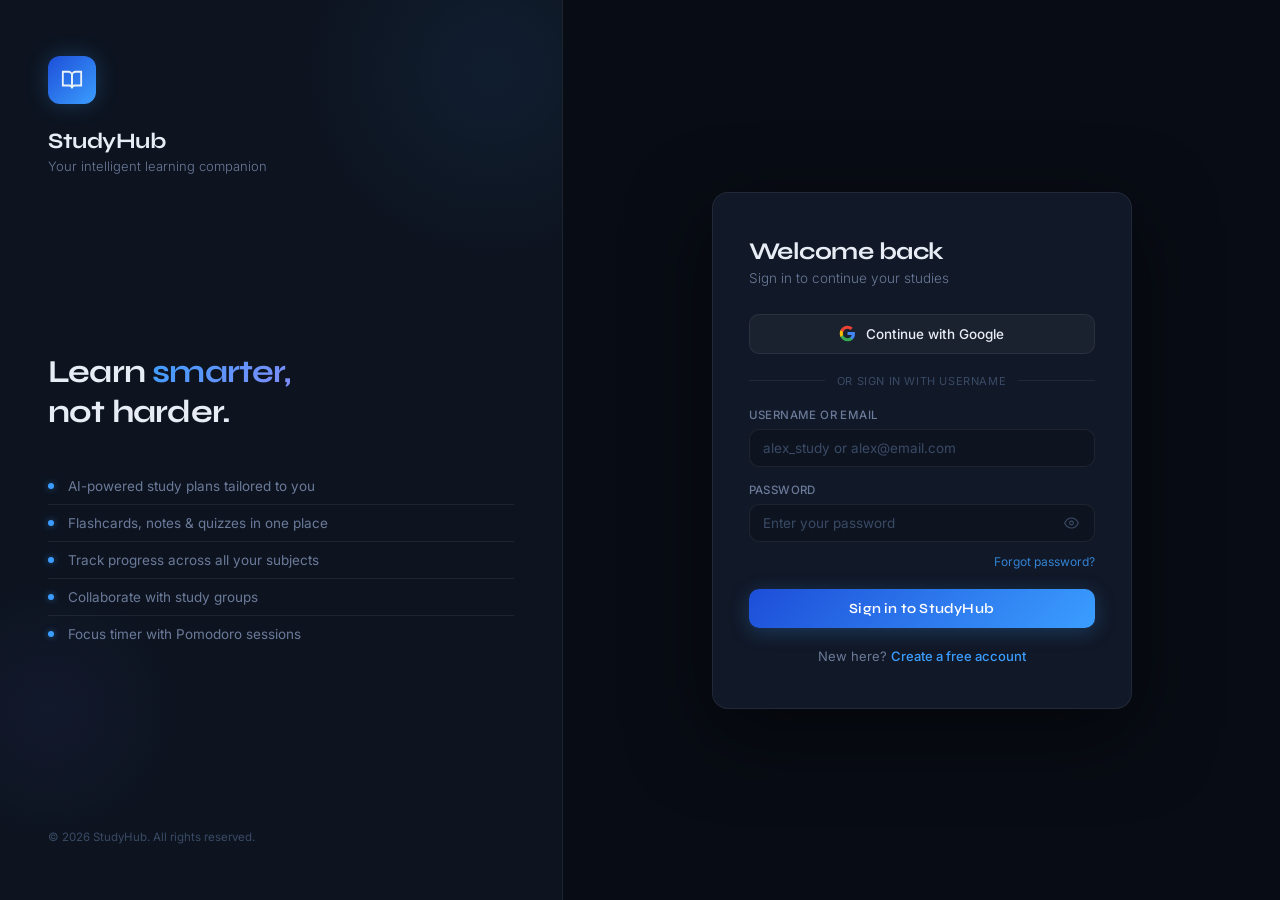
<file: templates/index.html>
<!DOCTYPE html>
<html lang="en">
<head>
  <meta charset="UTF-8" />
  <meta name="viewport" content="width=device-width, initial-scale=1.0" />
  <title>StudyHub — Sign In</title>
  <link rel="stylesheet" href="/static/css/auth.css">
</head>
<body>

  <div class="hub-root">

    <aside class="side-panel">
      <div class="brand">
        <div class="brand-icon">
          <svg viewBox="0 0 24 24" fill="none" stroke="#e8f0f8" stroke-width="2" stroke-linecap="round">
            <path d="M2 3h6a4 4 0 0 1 4 4v14a3 3 0 0 0-3-3H2z"/>
            <path d="M22 3h-6a4 4 0 0 0-4 4v14a3 3 0 0 1 3-3h7z"/>
          </svg>
        </div>
        <div class="brand-name">StudyHub</div>
        <div class="brand-tagline">Your intelligent learning companion</div>
      </div>
      <div class="side-features">
        <p class="side-headline">Learn <em>smarter,</em><br>not harder.</p>
        <ul class="feature-list">
          <li><span class="feat-dot"></span>AI-powered study plans tailored to you</li>
          <li><span class="feat-dot"></span>Flashcards, notes &amp; quizzes in one place</li>
          <li><span class="feat-dot"></span>Track progress across all your subjects</li>
          <li><span class="feat-dot"></span>Collaborate with study groups</li>
          <li><span class="feat-dot"></span>Focus timer with Pomodoro sessions</li>
        </ul>
      </div>
      <div class="side-footer">© 2026 StudyHub. All rights reserved.</div>
    </aside>

    <main class="form-panel">
      <div class="auth-card">

        <div id="registered-banner" class="registered-banner" style="display:none;">
          ✅ Account created! Sign in below to get started.
        </div>
        <div id="alert-box" class="alert-box" style="display:none;"></div>

        <h1 class="form-title">Welcome back</h1>
        <p class="form-subtitle">Sign in to continue your studies</p>

        <a href="/auth/google" class="google-btn">
          <svg class="google-logo" viewBox="0 0 24 24">
            <path d="M22.56 12.25c0-.78-.07-1.53-.2-2.25H12v4.26h5.92c-.26 1.37-1.04 2.53-2.21 3.31v2.77h3.57c2.08-1.92 3.28-4.74 3.28-8.09z" fill="#4285F4"/>
            <path d="M12 23c2.97 0 5.46-.98 7.28-2.66l-3.57-2.77c-.98.66-2.23 1.06-3.71 1.06-2.86 0-5.29-1.93-6.16-4.53H2.18v2.84C3.99 20.53 7.7 23 12 23z" fill="#34A853"/>
            <path d="M5.84 14.09c-.22-.66-.35-1.36-.35-2.09s.13-1.43.35-2.09V7.07H2.18C1.43 8.55 1 10.22 1 12s.43 3.45 1.18 4.93l3.66-2.84z" fill="#FBBC05"/>
            <path d="M12 5.38c1.62 0 3.06.56 4.21 1.64l3.15-3.15C17.45 2.09 14.97 1 12 1 7.7 1 3.99 3.47 2.18 7.07l3.66 2.84c.87-2.6 3.3-4.53 6.16-4.53z" fill="#EA4335"/>
          </svg>
          Continue with Google
        </a>

        <div class="divider">
          <div class="divider-line"></div>
          <span class="divider-text">or sign in with username</span>
          <div class="divider-line"></div>
        </div>

        <div class="field-group">
          <label class="field-label" for="login-id">Username or email</label>
          <input id="login-id" type="text" class="field-input"
                 placeholder="alex_study or alex@email.com" />
        </div>

        <div class="field-group">
          <label class="field-label" for="login-pw">Password</label>
          <div class="pw-wrap">
            <input id="login-pw" type="password" class="field-input"
                   placeholder="Enter your password" />
            <button type="button" class="pw-toggle" onclick="
              var i=document.getElementById('login-pw');
              i.type=i.type==='password'?'text':'password';
            " aria-label="Toggle password">
              <svg class="eye-icon" viewBox="0 0 24 24" fill="none" stroke="currentColor" stroke-width="1.8">
                <path d="M1 12s4-8 11-8 11 8 11 8-4 8-11 8-11-8-11-8z"/>
                <circle cx="12" cy="12" r="3"/>
              </svg>
            </button>
          </div>
        </div>

        <a class="forgot-link" href="#">Forgot password?</a>

        <button class="submit-btn" id="login-btn" onclick="doLogin()">
          <span id="btn-text">Sign in to StudyHub</span>
          <span id="btn-spin" style="display:none;">Signing in…</span>
        </button>

        <p class="switch-text">
          New here? <a class="switch-link" href="/signup">Create a free account</a>
        </p>

      </div>
    </main>
  </div>

  <!-- Not-registered modal -->
  <div id="modal" style="display:none;position:fixed;inset:0;background:rgba(0,0,0,0.7);backdrop-filter:blur(4px);z-index:9999;align-items:center;justify-content:center;">
    <div style="background:#111827;border:1px solid rgba(255,255,255,0.07);border-radius:16px;padding:2rem;max-width:340px;width:90%;text-align:center;box-shadow:0 24px 80px rgba(0,0,0,0.6);">
      <div id="modal-icon" style="font-size:2rem;margin-bottom:1rem;"></div>
      <div id="modal-title" style="font-family:'Syne',sans-serif;font-size:18px;font-weight:700;color:#e2e8f4;margin-bottom:8px;"></div>
      <div id="modal-body" style="font-size:13.5px;color:#6b7a99;line-height:1.6;margin-bottom:1.5rem;"></div>
      <div style="display:flex;gap:10px;justify-content:center;">
        <button id="modal-ghost" onclick="closeModal()" style="padding:9px 20px;border-radius:10px;background:rgba(255,255,255,0.05);border:1px solid rgba(255,255,255,0.07);color:#6b7a99;font-size:13px;cursor:pointer;">Try again</button>
        <a id="modal-primary" href="#" style="padding:9px 20px;border-radius:10px;background:linear-gradient(135deg,#1d4ed8,#3b9eff);color:#fff;font-size:13px;text-decoration:none;font-weight:600;">Create account</a>
      </div>
    </div>
  </div>

  <script>
    // Show registered banner
    if (new URLSearchParams(location.search).get('registered') === '1') {
      document.getElementById('registered-banner').style.display = 'block';
    }

    function showAlert(msg, type) {
      var b = document.getElementById('alert-box');
      b.textContent = msg;
      b.className = 'alert-box is-' + type;
      b.style.display = 'block';
    }

    function showModal(icon, title, body, primaryHref) {
      document.getElementById('modal-icon').textContent  = icon;
      document.getElementById('modal-title').textContent = title;
      document.getElementById('modal-body').innerHTML    = body;
      document.getElementById('modal-primary').href      = primaryHref || '#';
      var m = document.getElementById('modal');
      m.style.display = 'flex';
    }

    function closeModal() {
      document.getElementById('modal').style.display = 'none';
      document.getElementById('login-id').focus();
    }

    async function doLogin() {
      var identifier = document.getElementById('login-id').value.trim();
      var password   = document.getElementById('login-pw').value;

      document.getElementById('alert-box').style.display = 'none';

      if (!identifier) { showAlert('Please enter your username or email.', 'error'); return; }
      if (!password)   { showAlert('Please enter your password.', 'error'); return; }

      var btn  = document.getElementById('login-btn');
      btn.disabled = true;
      document.getElementById('btn-text').style.display = 'none';
      document.getElementById('btn-spin').style.display = 'inline';

      try {
        var res  = await fetch('/api/login', {
          method:  'POST',
          headers: { 'Content-Type': 'application/json' },
          body:    JSON.stringify({ identifier: identifier, password: password })
        });
        var data = await res.json();

        if (res.ok) {
          showAlert('Signed in! Redirecting…', 'success');
          window.location.href = data.redirect || '/dashboard';
        } else if (res.status === 404) {
          btn.disabled = false;
          document.getElementById('btn-text').style.display = 'inline';
          document.getElementById('btn-spin').style.display = 'none';
          showModal('!!!!', 'Account not found',
            'No account is registered with <strong>' + identifier + '</strong>.<br>Would you like to create a free account?',
            '/signup');
        } else if (res.status === 401) {
          btn.disabled = false;
          document.getElementById('btn-text').style.display = 'inline';
          document.getElementById('btn-spin').style.display = 'none';
          showModal('!!!!', 'Incorrect password',
            'The password you entered is wrong. Double-check and try again.',
            '#');
          document.getElementById('modal-primary').textContent = 'Try again';
          document.getElementById('modal-primary').onclick = function(e) {
            e.preventDefault(); closeModal();
            document.getElementById('login-pw').value = '';
            document.getElementById('login-pw').focus();
          };
          document.getElementById('modal-ghost').style.display = 'none';
        } else {
          showAlert(data.error || 'Sign in failed. Please try again.', 'error');
          btn.disabled = false;
          document.getElementById('btn-text').style.display = 'inline';
          document.getElementById('btn-spin').style.display = 'none';
        }
      } catch(e) {
        showAlert('Network error. Please try again.', 'error');
        btn.disabled = false;
        document.getElementById('btn-text').style.display = 'inline';
        document.getElementById('btn-spin').style.display = 'none';
      }
    }

    // Allow Enter key to submit
    document.addEventListener('keydown', function(e) {
      if (e.key === 'Enter' && document.getElementById('modal').style.display === 'none') {
        doLogin();
      }
    });
  </script>

</body>
</html>
</file>
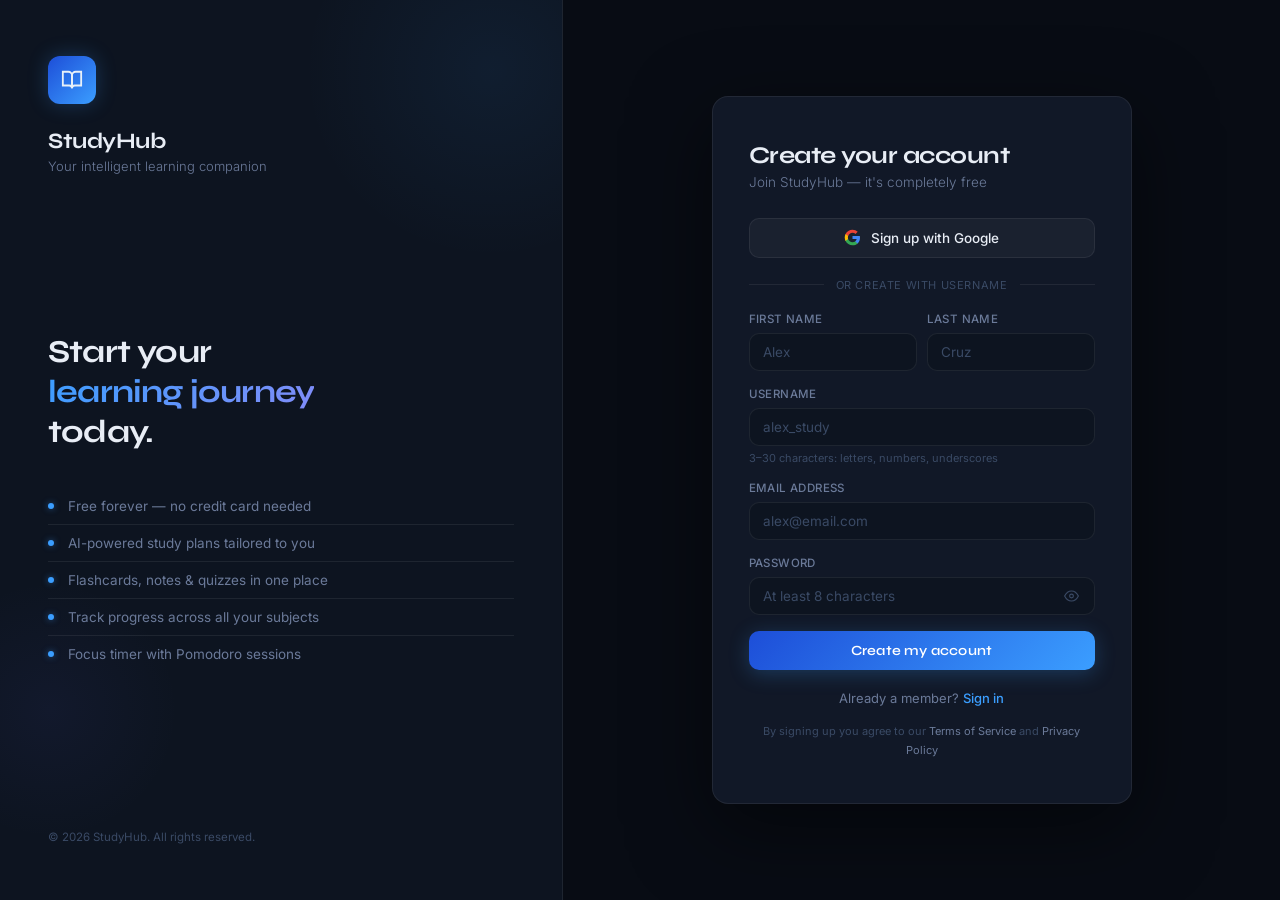
<file: templates/signup.html>
<!DOCTYPE html>
<html lang="en">
<head>
  <meta charset="UTF-8" />
  <meta name="viewport" content="width=device-width, initial-scale=1.0" />
  <title>StudyHub — Create Account</title>
  <link rel="stylesheet" href="/static/css/auth.css">
</head>
<body>

  <div class="hub-root">

    <aside class="side-panel">
      <div class="brand">
        <div class="brand-icon">
          <svg viewBox="0 0 24 24" fill="none" stroke="#e8f0f8" stroke-width="2" stroke-linecap="round">
            <path d="M2 3h6a4 4 0 0 1 4 4v14a3 3 0 0 0-3-3H2z"/>
            <path d="M22 3h-6a4 4 0 0 0-4 4v14a3 3 0 0 1 3-3h7z"/>
          </svg>
        </div>
        <div class="brand-name">StudyHub</div>
        <div class="brand-tagline">Your intelligent learning companion</div>
      </div>
      <div class="side-features">
        <p class="side-headline">Start your<br><em>learning journey</em><br>today.</p>
        <ul class="feature-list">
          <li><span class="feat-dot"></span>Free forever — no credit card needed</li>
          <li><span class="feat-dot"></span>AI-powered study plans tailored to you</li>
          <li><span class="feat-dot"></span>Flashcards, notes &amp; quizzes in one place</li>
          <li><span class="feat-dot"></span>Track progress across all your subjects</li>
          <li><span class="feat-dot"></span>Focus timer with Pomodoro sessions</li>
        </ul>
      </div>
      <div class="side-footer">© 2026 StudyHub. All rights reserved.</div>
    </aside>

    <main class="form-panel">
      <div class="auth-card">

        <div id="alert-box" class="alert-box"></div>

        <h1 class="form-title">Create your account</h1>
        <p class="form-subtitle">Join StudyHub — it's completely free</p>

        <a href="/auth/google" class="google-btn">
          <svg class="google-logo" viewBox="0 0 24 24" xmlns="http://www.w3.org/2000/svg">
            <path d="M22.56 12.25c0-.78-.07-1.53-.2-2.25H12v4.26h5.92c-.26 1.37-1.04 2.53-2.21 3.31v2.77h3.57c2.08-1.92 3.28-4.74 3.28-8.09z" fill="#4285F4"/>
            <path d="M12 23c2.97 0 5.46-.98 7.28-2.66l-3.57-2.77c-.98.66-2.23 1.06-3.71 1.06-2.86 0-5.29-1.93-6.16-4.53H2.18v2.84C3.99 20.53 7.7 23 12 23z" fill="#34A853"/>
            <path d="M5.84 14.09c-.22-.66-.35-1.36-.35-2.09s.13-1.43.35-2.09V7.07H2.18C1.43 8.55 1 10.22 1 12s.43 3.45 1.18 4.93l3.66-2.84z" fill="#FBBC05"/>
            <path d="M12 5.38c1.62 0 3.06.56 4.21 1.64l3.15-3.15C17.45 2.09 14.97 1 12 1 7.7 1 3.99 3.47 2.18 7.07l3.66 2.84c.87-2.6 3.3-4.53 6.16-4.53z" fill="#EA4335"/>
          </svg>
          Sign up with Google
        </a>

        <div class="divider">
          <div class="divider-line"></div>
          <span class="divider-text">or create with username</span>
          <div class="divider-line"></div>
        </div>

        <form id="signup-form" novalidate autocomplete="off">
          <!-- Honeypot fields -->
          <input type="text"     style="display:none" tabindex="-1" aria-hidden="true" />
          <input type="password" style="display:none" tabindex="-1" aria-hidden="true" />

          <div class="field-row">
            <div class="field-group">
              <label class="field-label" for="su-first">First name</label>
              <input id="su-first" name="first_name" type="text" class="field-input"
                     placeholder="Alex" autocomplete="new-password" />
            </div>
            <div class="field-group">
              <label class="field-label" for="su-last">Last name</label>
              <input id="su-last" name="last_name" type="text" class="field-input"
                     placeholder="Cruz" autocomplete="new-password" />
            </div>
          </div>

          <div class="field-group">
            <label class="field-label" for="su-username">Username</label>
            <input id="su-username" name="username" type="text" class="field-input"
                   placeholder="alex_study" autocomplete="new-password" />
            <span class="field-hint">3–30 characters: letters, numbers, underscores</span>
          </div>

          <div class="field-group">
            <label class="field-label" for="su-email">Email address</label>
            <input id="su-email" name="email" type="text" class="field-input"
                   placeholder="alex@email.com" autocomplete="new-password" />
          </div>

          <div class="field-group">
            <label class="field-label" for="su-pw">Password</label>
            <div class="pw-wrap">
              <input id="su-pw" name="password" type="password" class="field-input"
                     placeholder="At least 8 characters" autocomplete="new-password" />
              <button type="button" class="pw-toggle" data-target="su-pw" aria-label="Show password">
                <svg class="eye-icon" viewBox="0 0 24 24" fill="none" stroke="currentColor" stroke-width="1.8">
                  <path d="M1 12s4-8 11-8 11 8 11 8-4 8-11 8-11-8-11-8z"/>
                  <circle cx="12" cy="12" r="3"/>
                </svg>
              </button>
            </div>
            <div class="pw-strength" id="pw-strength" style="display:none;">
              <div class="pw-bar"><div class="pw-fill" id="pw-fill"></div></div>
              <span class="pw-label" id="pw-label"></span>
            </div>
          </div>

          <button type="submit" class="submit-btn" id="signup-btn">
            <span class="btn-text">Create my account</span>
            <span class="btn-spinner" style="display:none;"></span>
          </button>

        </form>

        <p class="switch-text">
          Already a member? <a class="switch-link" href="/">Sign in</a>
        </p>
        <p class="terms-text">
          By signing up you agree to our <a href="#">Terms of Service</a> and <a href="#">Privacy Policy</a>
        </p>

      </div>
    </main>
  </div>

  <script>
    // Wipe autofill values shortly after paint, skip focused fields
    setTimeout(function () {
      ['su-first','su-last','su-username','su-email','su-pw'].forEach(function(id) {
        var el = document.getElementById(id);
        if (el && !el.matches(':focus')) el.value = '';
      });
    }, 50);

    /* Password-visibility toggle */
    document.querySelectorAll('.pw-toggle').forEach(function(btn) {
      btn.addEventListener('click', function() {
        var inp = document.getElementById(btn.dataset.target);
        if (!inp) return;
        inp.type = inp.type === 'password' ? 'text' : 'password';
      });
    });

    /* Clear invalid state on input */
    document.querySelectorAll('.field-input').forEach(function(inp) {
      inp.addEventListener('input', function() { inp.classList.remove('is-invalid'); });
    });

    /* Alert helper */
    function showAlert(msg, type) {
      var box = document.getElementById('alert-box');
      box.textContent   = msg;
      box.className     = 'alert-box is-' + type;
      box.style.display = 'block';
    }

    /* Password strength */
    var suPw    = document.getElementById('su-pw');
    var pwStr   = document.getElementById('pw-strength');
    var pwFill  = document.getElementById('pw-fill');
    var pwLabel = document.getElementById('pw-label');

    suPw && suPw.addEventListener('input', function() {
      var v = suPw.value;
      if (!v) { pwStr.style.display = 'none'; return; }
      pwStr.style.display = 'flex';
      var score = 0;
      if (v.length >= 8)           score++;
      if (v.length >= 12)          score++;
      if (/[A-Z]/.test(v))         score++;
      if (/[0-9]/.test(v))         score++;
      if (/[^A-Za-z0-9]/.test(v))  score++;
      var lvl = [
        { w:'20%',  c:'#f87171', t:'Very weak' },
        { w:'40%',  c:'#fb923c', t:'Weak'      },
        { w:'60%',  c:'#fbbf24', t:'Fair'      },
        { w:'80%',  c:'#34d399', t:'Good'      },
        { w:'100%', c:'#10b981', t:'Strong'    }
      ][Math.min(score, 4)];
      pwFill.style.width      = lvl.w;
      pwFill.style.background = lvl.c;
      pwLabel.textContent     = lvl.t;
      pwLabel.style.color     = lvl.c;
    });

    /* Signup submit */
    document.getElementById('signup-form').addEventListener('submit', async function(e) {
      e.preventDefault();

      var first_name = document.getElementById('su-first').value.trim();
      var last_name  = document.getElementById('su-last').value.trim();
      var username   = document.getElementById('su-username').value.trim().toLowerCase();
      var email      = document.getElementById('su-email').value.trim().toLowerCase();
      var password   = document.getElementById('su-pw').value;
      var btn        = document.getElementById('signup-btn');

      var ok = true;
      function markBad(id) {
        var el = document.getElementById(id);
        if (el) el.classList.add('is-invalid');
        ok = false;
      }

      if (!first_name) markBad('su-first');
      if (!last_name)  markBad('su-last');
      if (!ok) { showAlert('Please enter your first and last name.', 'error'); return; }

      if (!/^[a-zA-Z0-9_]{3,30}$/.test(username)) {
        markBad('su-username');
        showAlert('Username: 3-30 characters, letters/numbers/underscores only.', 'error');
        return;
      }
      if (!/^[^\s@]+@[^\s@]+\.[^\s@]+$/.test(email)) {
        markBad('su-email');
        showAlert('Please enter a valid email address.', 'error');
        return;
      }
      if (password.length < 8) {
        markBad('su-pw');
        showAlert('Password must be at least 8 characters.', 'error');
        return;
      }

      btn.disabled = true;
      btn.querySelector('.btn-text').style.display    = 'none';
      btn.querySelector('.btn-spinner').style.display = 'inline';

      try {
        var res  = await fetch('/api/signup', {
          method:  'POST',
          headers: { 'Content-Type': 'application/json' },
          body:    JSON.stringify({ first_name, last_name, username, email, password })
        });
        var data = await res.json();

        if (res.ok) {
          showAlert('Account created! Redirecting to sign in...', 'success');
          setTimeout(function() { window.location.href = data.redirect || '/login?registered=1'; }, 800);
        } else {
          showAlert(data.error || 'Sign up failed. Please try again.', 'error');
          btn.disabled = false;
          btn.querySelector('.btn-text').style.display    = 'inline';
          btn.querySelector('.btn-spinner').style.display = 'none';
        }
      } catch(err) {
        showAlert('Network error. Please try again.', 'error');
        btn.disabled = false;
        btn.querySelector('.btn-text').style.display    = 'inline';
        btn.querySelector('.btn-spinner').style.display = 'none';
      }
    });
  </script>
</body>
</html>
</file>
<file: static/css/auth.css>
/* ── StudyHub Auth — Dark Professional ──────────────────── */
@import url('https://fonts.googleapis.com/css2?family=Syne:wght@400;500;600;700;800&family=Inter:wght@300;400;500&display=swap');

*, *::before, *::after { box-sizing: border-box; margin: 0; padding: 0; }

:root {
  --bg:           #080c14;
  --bg-panel:     #0d1420;
  --bg-card:      #111827;
  --bg-input:     #0d1420;
  --border:       rgba(255,255,255,0.07);
  --border-focus: rgba(99,179,237,0.5);
  --accent:       #3b9eff;
  --accent-glow:  rgba(59,158,255,0.18);
  --accent-dim:   rgba(59,158,255,0.12);
  --text:         #e8edf5;
  --text-muted:   #6b7a99;
  --text-dim:     #3a4a65;
  --danger:       #f87171;
  --danger-bg:    rgba(248,113,113,0.08);
  --success:      #34d399;
  --success-bg:   rgba(52,211,153,0.08);
  --warn:         #fbbf24;
  --radius:       10px;
  --radius-lg:    16px;
  font-size: 16px;
}

html, body {
  height: 100%;
  font-family: 'Inter', sans-serif;
  background: var(--bg);
  color: var(--text);
  -webkit-font-smoothing: antialiased;
}

/* ── Background grid texture ─────────────────────────────── */
body::before {
  content: '';
  position: fixed;
  inset: 0;
  background-image:
    linear-gradient(rgba(59,158,255,0.03) 1px, transparent 1px),
    linear-gradient(90deg, rgba(59,158,255,0.03) 1px, transparent 1px);
  background-size: 40px 40px;
  pointer-events: none;
  z-index: 0;
}

/* ── Layout ───────────────────────────────────────────────── */
.hub-root {
  display: flex;
  min-height: 100vh;
  position: relative;
  z-index: 1;
}

/* ── Side panel ───────────────────────────────────────────── */
.side-panel {
  width: 44%;
  background: var(--bg-panel);
  border-right: 1px solid var(--border);
  padding: 3.5rem 3rem;
  display: flex;
  flex-direction: column;
  justify-content: space-between;
  position: relative;
  overflow: hidden;
}

.side-panel::before {
  content: '';
  position: absolute;
  top: -120px; right: -120px;
  width: 380px; height: 380px;
  border-radius: 50%;
  background: radial-gradient(circle, rgba(59,158,255,0.07) 0%, transparent 70%);
  pointer-events: none;
}

.side-panel::after {
  content: '';
  position: absolute;
  bottom: 60px; left: -80px;
  width: 260px; height: 260px;
  border-radius: 50%;
  background: radial-gradient(circle, rgba(99,102,241,0.06) 0%, transparent 70%);
  pointer-events: none;
}

.brand { position: relative; z-index: 1; }

.brand-icon {
  width: 48px; height: 48px;
  background: linear-gradient(135deg, #1d4ed8, #3b9eff);
  border-radius: 12px;
  display: flex; align-items: center; justify-content: center;
  margin-bottom: 1.5rem;
  box-shadow: 0 0 20px rgba(59,158,255,0.25);
}

.brand-icon svg { width: 22px; height: 22px; }

.brand-name {
  font-family: 'Syne', sans-serif;
  font-size: 22px;
  font-weight: 700;
  color: var(--text);
  letter-spacing: -0.5px;
}

.brand-tagline {
  font-size: 13px;
  color: var(--text-muted);
  margin-top: 4px;
  font-weight: 300;
}

.side-features { position: relative; z-index: 1; flex: 1; display: flex; flex-direction: column; justify-content: center; padding: 2rem 0; }

.side-headline {
  font-family: 'Syne', sans-serif;
  font-size: 32px;
  font-weight: 700;
  color: var(--text);
  line-height: 1.25;
  margin-bottom: 2.25rem;
  letter-spacing: -0.8px;
}

.side-headline em {
  color: var(--accent);
  font-style: normal;
  background: linear-gradient(135deg, #3b9eff, #818cf8);
  -webkit-background-clip: text;
  -webkit-text-fill-color: transparent;
}

.feature-list { list-style: none; }

.feature-list li {
  display: flex;
  align-items: center;
  gap: 14px;
  color: var(--text-muted);
  font-size: 13.5px;
  font-weight: 400;
  padding: 10px 0;
  border-bottom: 1px solid var(--border);
  transition: color 0.2s;
}

.feature-list li:last-child { border-bottom: none; }
.feature-list li:hover { color: #a0b4d0; }

.feat-dot {
  width: 6px; height: 6px;
  background: var(--accent);
  border-radius: 50%;
  flex-shrink: 0;
  box-shadow: 0 0 6px rgba(59,158,255,0.5);
}

.side-footer {
  font-size: 11.5px;
  color: var(--text-dim);
  position: relative; z-index: 1;
}

/* ── Form panel ───────────────────────────────────────────── */
.form-panel {
  flex: 1;
  display: flex;
  align-items: center;
  justify-content: center;
  padding: 3rem 2rem;
  background: var(--bg);
}

.auth-card {
  width: 100%;
  max-width: 420px;
  background: var(--bg-card);
  border-radius: var(--radius-lg);
  padding: 2.75rem 2.25rem;
  border: 1px solid var(--border);
  box-shadow: 0 24px 80px rgba(0,0,0,0.5);
  animation: cardIn 0.4s ease both;
}

@keyframes cardIn {
  from { opacity: 0; transform: translateY(16px); }
  to   { opacity: 1; transform: translateY(0); }
}

/* ── Toast / modal overlay ────────────────────────────────── */
.toast-overlay {
  position: fixed;
  inset: 0;
  background: rgba(0,0,0,0.7);
  backdrop-filter: blur(4px);
  display: flex;
  align-items: center;
  justify-content: center;
  z-index: 9999;
  opacity: 0;
  pointer-events: none;
  transition: opacity 0.25s;
}

.toast-overlay.is-visible {
  opacity: 1;
  pointer-events: all;
}

.toast-modal {
  background: var(--bg-card);
  border: 1px solid var(--border);
  border-radius: var(--radius-lg);
  padding: 2rem 2rem 1.75rem;
  max-width: 360px;
  width: 90%;
  text-align: center;
  transform: scale(0.92);
  transition: transform 0.25s ease;
  box-shadow: 0 24px 80px rgba(0,0,0,0.6);
}

.toast-overlay.is-visible .toast-modal {
  transform: scale(1);
}

.toast-icon {
  width: 52px; height: 52px;
  border-radius: 50%;
  display: flex; align-items: center; justify-content: center;
  margin: 0 auto 1.25rem;
  font-size: 22px;
}

.toast-icon.is-error   { background: var(--danger-bg); }
.toast-icon.is-success { background: var(--success-bg); }
.toast-icon.is-warn    { background: rgba(251,191,36,0.1); }

.toast-title {
  font-family: 'Syne', sans-serif;
  font-size: 18px;
  font-weight: 700;
  color: var(--text);
  margin-bottom: 8px;
}

.toast-body {
  font-size: 13.5px;
  color: var(--text-muted);
  line-height: 1.6;
  margin-bottom: 1.5rem;
}

.toast-actions { display: flex; gap: 10px; justify-content: center; }

.toast-btn {
  padding: 9px 22px;
  border-radius: var(--radius);
  font-family: 'Inter', sans-serif;
  font-size: 13.5px;
  font-weight: 500;
  cursor: pointer;
  border: none;
  transition: opacity 0.15s, transform 0.1s;
}

.toast-btn:active { transform: scale(0.97); }
.toast-btn.primary { background: var(--accent); color: #fff; }
.toast-btn.primary:hover { opacity: 0.88; }
.toast-btn.ghost { background: var(--border); color: var(--text-muted); border: 1px solid var(--border); }
.toast-btn.ghost:hover { background: rgba(255,255,255,0.08); color: var(--text); }

/* ── Inline alert ─────────────────────────────────────────── */
.alert-box {
  padding: 10px 14px;
  border-radius: var(--radius);
  font-size: 13px;
  margin-bottom: 1.25rem;
  font-weight: 400;
  display: none;
  animation: alertIn 0.2s ease both;
}

@keyframes alertIn {
  from { opacity: 0; transform: translateY(-4px); }
  to   { opacity: 1; transform: translateY(0); }
}

.alert-box.is-error   { background: var(--danger-bg);  color: var(--danger);  border: 1px solid rgba(248,113,113,0.2); }
.alert-box.is-success { background: var(--success-bg); color: var(--success); border: 1px solid rgba(52,211,153,0.2); }

/* ── Form typography ──────────────────────────────────────── */
.form-title {
  font-family: 'Syne', sans-serif;
  font-size: 24px;
  font-weight: 700;
  color: var(--text);
  margin-bottom: 4px;
  letter-spacing: -0.5px;
}

.form-subtitle {
  font-size: 13.5px;
  color: var(--text-muted);
  margin-bottom: 1.75rem;
  font-weight: 300;
}

/* ── Registered success banner ────────────────────────────── */
.registered-banner {
  background: var(--success-bg);
  border: 1px solid rgba(52,211,153,0.2);
  border-radius: var(--radius);
  padding: 10px 14px;
  font-size: 13px;
  color: var(--success);
  margin-bottom: 1.25rem;
  display: none;
}

/* ── Google button ────────────────────────────────────────── */
.google-btn {
  width: 100%;
  display: flex;
  align-items: center;
  justify-content: center;
  gap: 10px;
  padding: 10.5px 16px;
  background: rgba(255,255,255,0.04);
  border: 1px solid var(--border);
  border-radius: var(--radius);
  font-family: 'Inter', sans-serif;
  font-size: 13.5px;
  font-weight: 500;
  color: var(--text);
  cursor: pointer;
  text-decoration: none;
  transition: background 0.15s, border-color 0.15s;
  margin-bottom: 1.25rem;
}

.google-btn:hover {
  background: rgba(255,255,255,0.08);
  border-color: rgba(255,255,255,0.14);
}

.google-logo { width: 17px; height: 17px; }

/* ── Divider ──────────────────────────────────────────────── */
.divider {
  display: flex;
  align-items: center;
  gap: 12px;
  margin-bottom: 1.25rem;
}

.divider-line { flex: 1; height: 1px; background: var(--border); }

.divider-text {
  font-size: 11px;
  color: var(--text-dim);
  white-space: nowrap;
  text-transform: uppercase;
  letter-spacing: 0.6px;
}

/* ── Fields ───────────────────────────────────────────────── */
.field-group { margin-bottom: 1rem; }

.field-row {
  display: grid;
  grid-template-columns: 1fr 1fr;
  gap: 10px;
}

.field-label {
  display: block;
  font-size: 11.5px;
  font-weight: 500;
  color: var(--text-muted);
  margin-bottom: 7px;
  letter-spacing: 0.4px;
  text-transform: uppercase;
}

.field-input {
  width: 100%;
  padding: 10px 13px;
  background: var(--bg-input);
  border: 1px solid var(--border);
  border-radius: var(--radius);
  font-family: 'Inter', sans-serif;
  font-size: 13.5px;
  color: var(--text);
  outline: none;
  transition: border-color 0.15s, box-shadow 0.15s, background 0.15s;
}

.field-input::placeholder { color: var(--text-dim); }

.field-input:focus {
  border-color: var(--border-focus);
  box-shadow: 0 0 0 3px var(--accent-dim);
  background: #0f1827;
}

.field-input.is-invalid {
  border-color: rgba(248,113,113,0.5);
  box-shadow: 0 0 0 3px rgba(248,113,113,0.08);
}

.field-hint {
  display: block;
  font-size: 11px;
  color: var(--text-dim);
  margin-top: 5px;
}

/* ── Password toggle ──────────────────────────────────────── */
.pw-wrap { position: relative; }
.pw-wrap .field-input { padding-right: 42px; }

.pw-toggle {
  position: absolute;
  right: 12px;
  top: 50%;
  transform: translateY(-50%);
  background: none;
  border: none;
  cursor: pointer;
  padding: 4px;
  color: var(--text-dim);
  display: flex; align-items: center;
  transition: color 0.15s;
}

.pw-toggle:hover { color: var(--text-muted); }
.eye-icon { width: 15px; height: 15px; }

/* ── Password strength ────────────────────────────────────── */
.pw-strength { margin-top: 8px; display: flex; align-items: center; gap: 8px; }

.pw-bar {
  flex: 1; height: 3px;
  background: var(--border);
  border-radius: 2px;
  overflow: hidden;
}

.pw-fill { height: 100%; border-radius: 2px; transition: width 0.3s, background 0.3s; }
.pw-label { font-size: 11px; font-weight: 500; min-width: 55px; color: var(--text-muted); }

/* ── Forgot link ──────────────────────────────────────────── */
.forgot-link {
  display: block;
  text-align: right;
  font-size: 12px;
  color: var(--accent);
  text-decoration: none;
  margin-top: -4px;
  margin-bottom: 1.25rem;
  opacity: 0.8;
}

.forgot-link:hover { opacity: 1; }

/* ── Submit button ────────────────────────────────────────── */
.submit-btn {
  width: 100%;
  padding: 11px;
  background: linear-gradient(135deg, #1d4ed8, #3b9eff);
  border: none;
  border-radius: var(--radius);
  font-family: 'Syne', sans-serif;
  font-size: 14px;
  font-weight: 600;
  color: #fff;
  cursor: pointer;
  transition: opacity 0.15s, transform 0.1s, box-shadow 0.2s;
  margin-bottom: 1.25rem;
  letter-spacing: 0.2px;
  box-shadow: 0 4px 20px rgba(59,158,255,0.25);
}

.submit-btn:hover { opacity: 0.9; box-shadow: 0 6px 28px rgba(59,158,255,0.35); }
.submit-btn:active { transform: scale(0.99); }
.submit-btn:disabled { opacity: 0.4; cursor: not-allowed; box-shadow: none; }

/* ── Switch text ──────────────────────────────────────────── */
.switch-text {
  text-align: center;
  font-size: 13px;
  color: var(--text-muted);
}

.switch-link {
  color: var(--accent);
  cursor: pointer;
  font-weight: 500;
  text-decoration: none;
}

.switch-link:hover { text-decoration: underline; }

/* ── Terms ────────────────────────────────────────────────── */
.terms-text {
  font-size: 11px;
  color: var(--text-dim);
  text-align: center;
  margin-top: 1rem;
  line-height: 1.7;
}

.terms-text a { color: var(--text-muted); text-decoration: none; }
.terms-text a:hover { color: var(--accent); }

/* ── Spinner ──────────────────────────────────────────────── */
.btn-spinner::after {
  content: '';
  display: inline-block;
  width: 13px; height: 13px;
  border: 2px solid rgba(255,255,255,0.3);
  border-top-color: #fff;
  border-radius: 50%;
  animation: spin 0.7s linear infinite;
  margin-left: 8px;
  vertical-align: middle;
}

@keyframes spin { to { transform: rotate(360deg); } }

/* ── Responsive ───────────────────────────────────────────── */
@media (max-width: 768px) {
  .hub-root { flex-direction: column; }
  .side-panel { width: 100%; padding: 2rem 1.5rem; min-height: auto; }
  .side-headline { font-size: 24px; }
  .feature-list { display: none; }
  .form-panel { padding: 2rem 1rem; }
  .auth-card { padding: 2rem 1.5rem; }
  .field-row { grid-template-columns: 1fr; }
}
</file>
